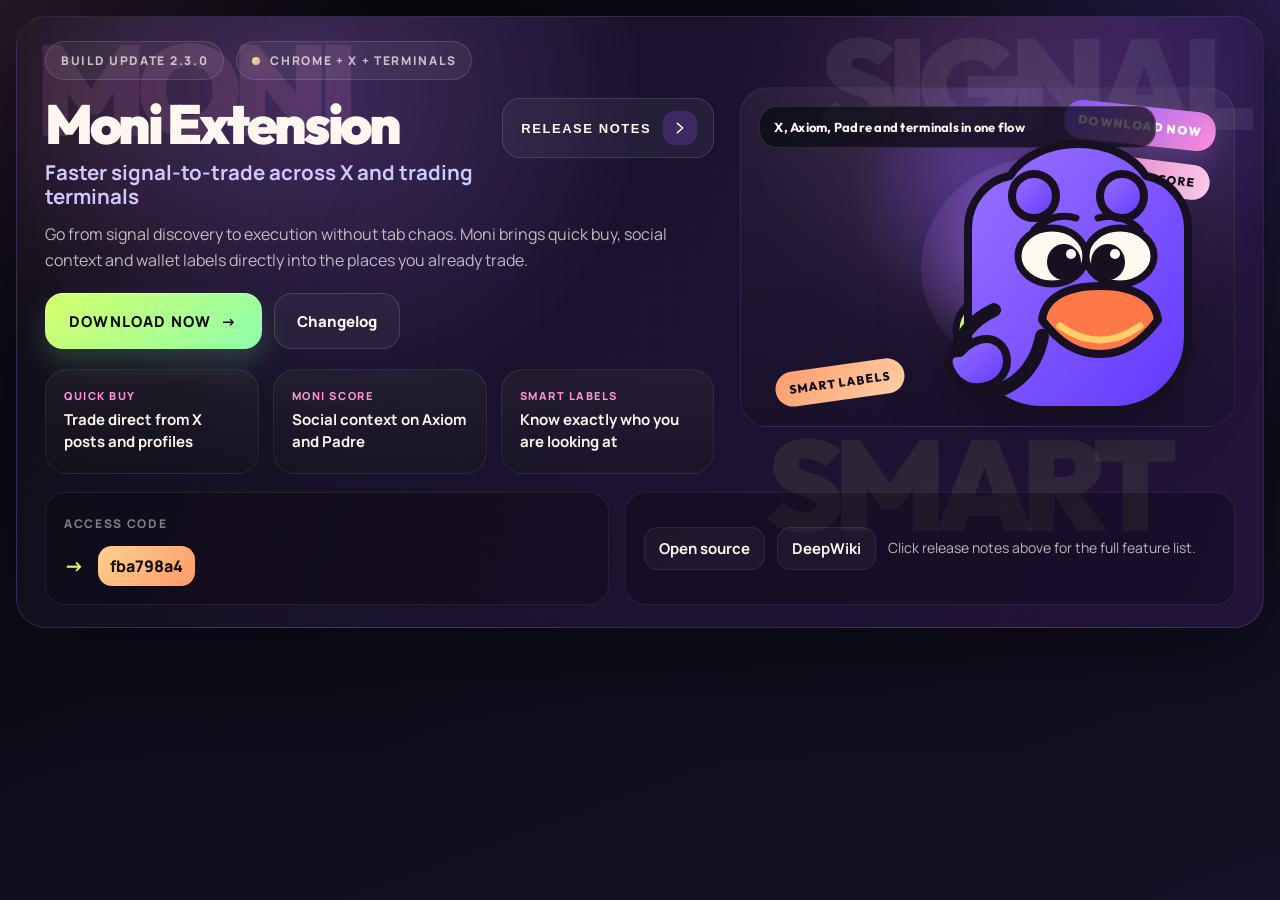
<file: index.html>
<!DOCTYPE html>
<html lang="en">
  <head>
    <meta charset="UTF-8" />
    <meta name="viewport" content="width=device-width, initial-scale=1.0" />
    <title>Moni Extension Banner</title>
    <meta
      name="description"
      content="A polished, embeddable release banner for the Moni Extension."
    />
    <link
      rel="icon"
      href="data:image/svg+xml,%3Csvg xmlns='http://www.w3.org/2000/svg' viewBox='0 0 64 64'%3E%3Cdefs%3E%3ClinearGradient id='g' x1='0' y1='0' x2='1' y2='1'%3E%3Cstop stop-color='%23f2b765'/%3E%3Cstop offset='1' stop-color='%2358d0c1'/%3E%3C/linearGradient%3E%3C/defs%3E%3Crect width='64' height='64' rx='16' fill='%23261833'/%3E%3Cpath d='M20 17h8l8 10 8-10h8L40 32l12 15h-8L36 37l-8 10h-8l12-15z' fill='url(%23g)'/%3E%3C/svg%3E"
    />
    <link rel="preconnect" href="https://fonts.googleapis.com" />
    <link rel="preconnect" href="https://fonts.gstatic.com" crossorigin />
    <link
      href="https://fonts.googleapis.com/css2?family=Outfit:wght@600;700;800;900&family=Manrope:wght@500;600;700;800&display=swap"
      rel="stylesheet"
    />
    <link rel="stylesheet" href="./styles.css" />
  </head>
  <body>
    <main class="page-shell">
      <section class="banner-card" id="banner-card">
        <div class="banner-noise"></div>
        <div class="banner-glow banner-glow-left"></div>
        <div class="banner-glow banner-glow-right"></div>
        <span class="bg-word bg-word-left">MONI</span>
        <span class="bg-word bg-word-right">SIGNAL</span>
        <span class="bg-word bg-word-bottom">SMART</span>

        <div class="banner-main">
          <div class="copy-column">
            <div class="banner-topline">
              <span class="eyebrow" id="version-chip">Build Update 2.3.0</span>
              <span class="status-pill">
                <span class="status-dot"></span>
                Chrome + X + terminals
              </span>
            </div>

            <div class="hero-headline">
              <div class="hero-copy">
                <span class="hero-title" id="banner-title">Moni Extension</span>
                <span class="hero-subtitle" id="banner-tagline">
                  Faster signal-to-trade across X and trading terminals
                </span>
              </div>

              <button class="header-toggle" id="banner-toggle" type="button" aria-expanded="false">
                <span class="toggle-copy">Release notes</span>
                <span class="chevron" aria-hidden="true">
                  <svg viewBox="0 0 24 24" focusable="false">
                    <path d="M8 5l8 7-8 7" />
                  </svg>
                </span>
              </button>
            </div>

            <p class="hero-description">
              Go from signal discovery to execution without tab chaos. Moni brings quick buy,
              social context and wallet labels directly into the places you already trade.
            </p>

            <div class="cta-row">
              <a
                class="cta-button"
                id="download-link"
                href="#"
                target="_blank"
                rel="noreferrer"
                aria-disabled="true"
              >
                <span id="download-label">Download Now</span>
                <span aria-hidden="true">&rarr;</span>
              </a>
              <a class="secondary-button" id="changelog-link" href="#" target="_blank" rel="noreferrer">
                Changelog
              </a>
            </div>

            <div class="banner-meta">
              <div class="metric-card">
                <span class="metric-label">Quick Buy</span>
                <span class="metric-value">Trade direct from X posts and profiles</span>
              </div>
              <div class="metric-card">
                <span class="metric-label">Moni Score</span>
                <span class="metric-value">Social context on Axiom and Padre</span>
              </div>
              <div class="metric-card">
                <span class="metric-label">Smart Labels</span>
                <span class="metric-value">Know exactly who you are looking at</span>
              </div>
            </div>
          </div>

          <div class="hero-stage">
            <a class="mini-sticker mini-sticker-top" data-download-mirror="true" href="https://chromewebstore.google.com/detail/moni-extension/bgooiolaoinoncegoopcmincbomphmhi" target="_blank" rel="noreferrer">
              Download now
            </a>
            <div class="signal-card">X, Axiom, Padre and terminals in one flow</div>
            <div class="float-chip float-chip-top">Moni Score</div>
            <div class="float-chip float-chip-bottom">Smart labels</div>
            <div class="mascot-frame" aria-hidden="true">
              <svg class="mascot-svg" viewBox="0 0 360 310" role="img">
                <defs>
                  <linearGradient id="bodyGradient" x1="0" y1="0" x2="1" y2="1">
                    <stop offset="0%" stop-color="#9a72ff" />
                    <stop offset="100%" stop-color="#6238ff" />
                  </linearGradient>
                  <linearGradient id="coinGradient" x1="0" y1="0" x2="1" y2="1">
                    <stop offset="0%" stop-color="#d7ff6d" />
                    <stop offset="100%" stop-color="#73e46e" />
                  </linearGradient>
                  <radialGradient id="glowGradient" cx="50%" cy="45%" r="60%">
                    <stop offset="0%" stop-color="#b779ff" stop-opacity="0.7" />
                    <stop offset="100%" stop-color="#b779ff" stop-opacity="0" />
                  </radialGradient>
                </defs>
                <ellipse cx="185" cy="160" rx="120" ry="110" fill="url(#glowGradient)" />
                <g transform="translate(60 12)">
                  <circle cx="72" cy="210" r="32" fill="url(#coinGradient)" stroke="#181022" stroke-width="7" />
                  <text x="72" y="220" text-anchor="middle" fill="#193315" font-size="20" font-family="Outfit, sans-serif" font-weight="900">M</text>
                  <path
                    d="M94 56c12-20 40-32 68-32s56 12 68 32c24 4 42 27 42 52v108c0 41-33 74-74 74H126c-41 0-74-33-74-74V108c0-25 18-48 42-52z"
                    fill="url(#bodyGradient)"
                    stroke="#171020"
                    stroke-width="8"
                    stroke-linejoin="round"
                  />
                  <circle cx="118" cy="76" r="22" fill="url(#bodyGradient)" stroke="#171020" stroke-width="8" />
                  <circle cx="206" cy="76" r="22" fill="url(#bodyGradient)" stroke="#171020" stroke-width="8" />
                  <ellipse cx="136" cy="136" rx="34" ry="28" fill="#fff9ef" stroke="#171020" stroke-width="7" />
                  <ellipse cx="204" cy="136" rx="34" ry="28" fill="#fff9ef" stroke="#171020" stroke-width="7" />
                  <ellipse cx="148" cy="142" rx="17" ry="18" fill="#171020" />
                  <ellipse cx="192" cy="142" rx="17" ry="18" fill="#171020" />
                  <circle cx="155" cy="134" r="5" fill="#ffffff" />
                  <circle cx="199" cy="134" r="5" fill="#ffffff" />
                  <path d="M118 110c14-14 30-16 42-12" fill="none" stroke="#171020" stroke-width="7" stroke-linecap="round" />
                  <path d="M182 98c12-4 28-2 42 12" fill="none" stroke="#171020" stroke-width="7" stroke-linecap="round" />
                  <path
                    d="M126 200c18 24 36 34 58 34 22 0 40-10 58-34-2-18-18-34-58-34-40 0-56 16-58 34z"
                    fill="#ff784a"
                    stroke="#171020"
                    stroke-width="8"
                    stroke-linejoin="round"
                  />
                  <path d="M144 206c14 10 28 14 40 14 12 0 26-4 40-14" fill="none" stroke="#ffcf68" stroke-width="7" stroke-linecap="round" />
                  <path
                    d="M78 190c-22 10-36 28-38 48-1 17 9 28 28 32 25 5 52-20 58-54"
                    fill="none"
                    stroke="#171020"
                    stroke-width="14"
                    stroke-linecap="round"
                  />
                  <path
                    d="M44 233c7-8 18-15 28-14 11 1 19 10 19 22 0 11-7 20-18 24-16 6-31 0-38-15-5-10-2-18 9-17z"
                    fill="url(#bodyGradient)"
                    stroke="#171020"
                    stroke-width="8"
                    stroke-linejoin="round"
                  />
                </g>
              </svg>
            </div>
          </div>
        </div>

        <div class="quickbar">
          <div class="access-card">
            <span class="access-label">Access code</span>
            <div class="access-row">
              <span class="access-arrow">&rarr;</span>
              <code id="access-code">fba798a4</code>
            </div>
          </div>

          <div class="link-stack">
            <a class="text-link" id="source-link" href="#" target="_blank" rel="noreferrer">
              Open source
            </a>
            <a class="text-link" id="docs-link" href="#" target="_blank" rel="noreferrer">
              DeepWiki
            </a>
            <span class="quiet-text">Click release notes above for the full feature list.</span>
          </div>
        </div>

        <div class="expandable-panel" id="expandable-panel" hidden>
          <div class="panel-grid">
            <div class="panel-main">
              <p class="panel-kicker">What's new in this release</p>
              <ul class="feature-list" id="feature-list">
                <li>Trade directly on X with Quick Buy from any CA you spot in posts or profiles.</li>
                <li>See social metrics on Axiom and Padre, including Moni Score and smart holder signals.</li>
                <li>Generate, share and track invite codes with a three-tier referral flow.</li>
                <li>Keep labels everywhere, including X accounts and wallet tags inside terminals.</li>
                <li>Manage presets, settings and integrations from one cleaner control surface.</li>
                <li>Ship with stability upgrades, fewer crashes and a sharper instant trade UI.</li>
              </ul>
            </div>

            <aside class="panel-side">
              <div class="note-card">
                <span class="access-label">Moni Flow</span>
                <p class="note-copy">
                  One extension for discovery, context and execution, instead of bouncing between five tabs and two terminals.
                </p>
              </div>
              <div class="note-card">
                <span class="access-label">Highlights</span>
                <p class="note-copy">
                  Quick Buy, Moni Score, smart mentions, invite codes, wallet tags and a cleaner instant trade loop.
                </p>
              </div>
            </aside>
          </div>
        </div>
      </section>
    </main>

    <script src="./script.js"></script>
  </body>
</html>
</file>
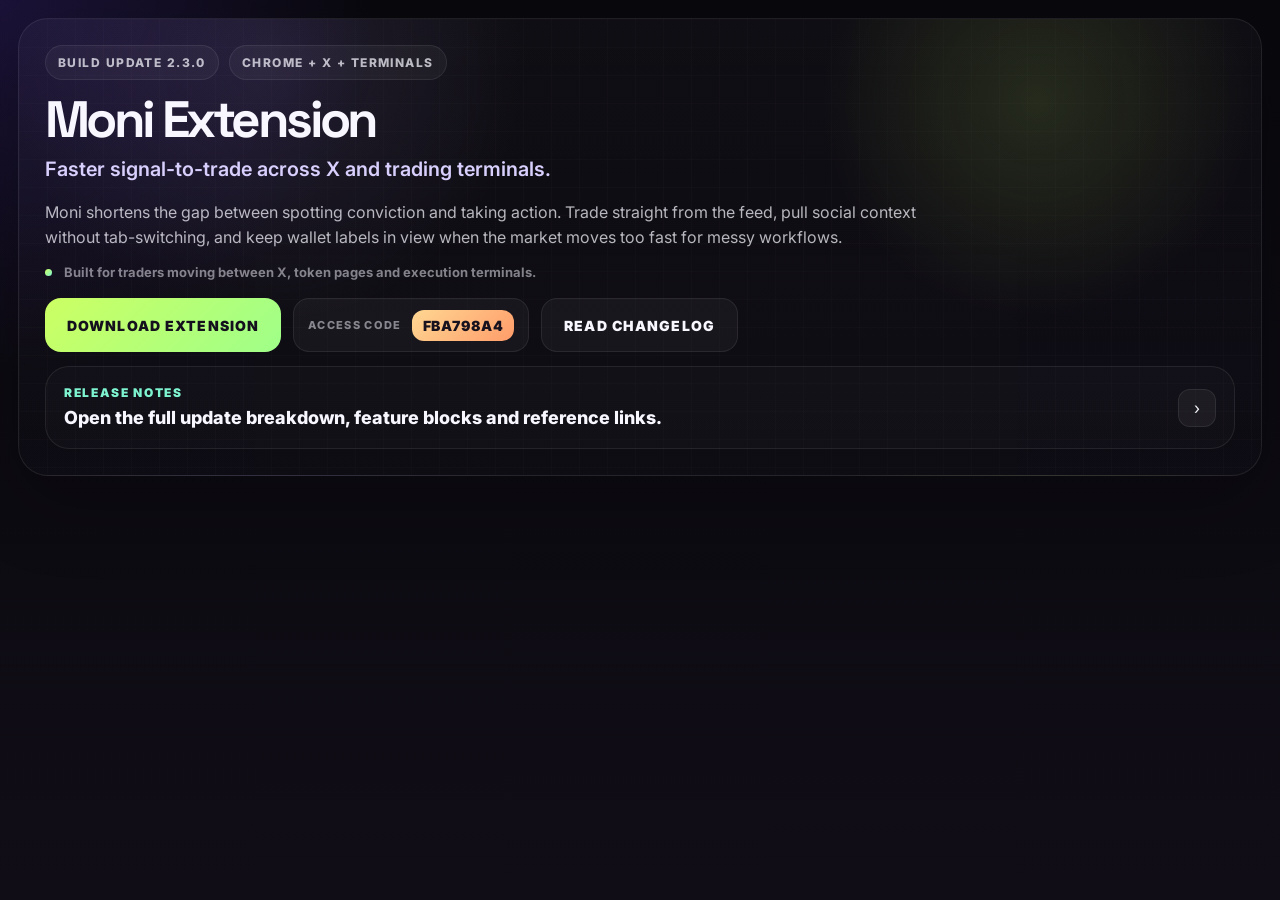
<file: banner-clean-template.html>
<!DOCTYPE html>
<html lang="en">
  <head>
    <meta charset="UTF-8" />
    <meta name="viewport" content="width=device-width, initial-scale=1.0" />
    <title>Moni Extension Banner</title>
    <link rel="preconnect" href="https://fonts.googleapis.com" />
    <link rel="preconnect" href="https://fonts.gstatic.com" crossorigin />
    <link
      href="https://fonts.googleapis.com/css2?family=Inter:wght@500;600;700;800;900&family=Space+Grotesk:wght@500;700&display=swap"
      rel="stylesheet"
    />
    <style>
      :root {
        --bg: #09080d;
        --panel: #12101a;
        --panel-2: #181520;
        --text: #f8f6ff;
        --muted: rgba(248, 246, 255, 0.72);
        --soft: rgba(248, 246, 255, 0.5);
        --line: rgba(255, 255, 255, 0.08);
        --violet: #6f44ff;
        --violet-soft: #aa8bff;
        --lime: #ccff63;
        --mint: #7ef3cf;
      }

      * {
        box-sizing: border-box;
      }

      html,
      body {
        margin: 0;
        min-height: 100%;
      }

      body {
        font-family: "Inter", sans-serif;
        color: var(--text);
        background:
          radial-gradient(circle at top left, rgba(111, 68, 255, 0.18), transparent 24%),
          linear-gradient(180deg, #09080d 0%, #100d16 100%);
      }

      .page {
        padding: 18px;
      }

      .banner {
        position: relative;
        width: min(100%, 1480px);
        margin: 0 auto;
        overflow: hidden;
        border: 1px solid var(--line);
        border-radius: 30px;
        background:
          radial-gradient(circle at 82% 18%, rgba(204, 255, 99, 0.12), transparent 20%),
          radial-gradient(circle at 20% 10%, rgba(170, 139, 255, 0.12), transparent 24%),
          linear-gradient(180deg, rgba(255, 255, 255, 0.03), rgba(255, 255, 255, 0.01));
        box-shadow: 0 24px 80px rgba(0, 0, 0, 0.24);
      }

      .banner::before {
        content: "";
        position: absolute;
        inset: 0;
        pointer-events: none;
        background-image:
          linear-gradient(rgba(255, 255, 255, 0.025) 1px, transparent 1px),
          linear-gradient(90deg, rgba(255, 255, 255, 0.025) 1px, transparent 1px);
        background-size: 28px 28px;
        opacity: 0.55;
      }

      .banner-inner {
        position: relative;
        z-index: 1;
        padding: 26px;
      }

      .content {
        min-width: 0;
      }

      .headline-bar {
        display: flex;
        align-items: center;
        gap: 16px;
        flex-wrap: wrap;
        margin-bottom: 16px;
      }

      .topline {
        display: flex;
        gap: 10px;
        flex-wrap: wrap;
      }

      .pill {
        display: inline-flex;
        align-items: center;
        padding: 9px 12px;
        border: 1px solid var(--line);
        border-radius: 999px;
        background: rgba(255, 255, 255, 0.04);
        color: var(--muted);
        font-size: 12px;
        font-weight: 800;
        letter-spacing: 0.12em;
        text-transform: uppercase;
      }

      .title {
        margin: 0;
        max-width: 980px;
        font-family: "Space Grotesk", sans-serif;
        font-size: clamp(38px, 4vw, 66px);
        line-height: 0.94;
        letter-spacing: -0.07em;
      }

      .subtitle {
        margin: 14px 0 0;
        max-width: 980px;
        color: #d8cffd;
        font-size: clamp(17px, 1.55vw, 24px);
        font-weight: 600;
        line-height: 1.18;
      }

      .description {
        max-width: 920px;
        margin: 18px 0 0;
        color: var(--muted);
        font-size: 16px;
        line-height: 1.58;
      }

      .support-line {
        display: flex;
        gap: 12px;
        flex-wrap: wrap;
        align-items: center;
        margin-top: 14px;
        color: var(--soft);
        font-size: 13px;
        font-weight: 700;
      }

      .support-dot {
        width: 7px;
        height: 7px;
        border-radius: 50%;
        background: linear-gradient(135deg, var(--lime), var(--mint));
      }

      .cta-row {
        display: flex;
        gap: 12px;
        flex-wrap: nowrap;
        align-items: center;
        margin-top: 18px;
      }

      .button-primary,
      .button-secondary,
      .access-chip {
        display: inline-flex;
        align-items: center;
        justify-content: center;
        min-height: 54px;
        padding: 0 22px;
        border-radius: 16px;
        text-decoration: none;
        font-size: 14px;
        font-weight: 900;
        letter-spacing: 0.08em;
        text-transform: uppercase;
        transition: transform 0.18s ease, opacity 0.18s ease, background 0.18s ease;
      }

      .button-primary {
        flex: 0 0 auto;
        color: #14101d;
        background: linear-gradient(135deg, var(--lime), #9fff89);
      }

      .button-secondary {
        flex: 0 0 auto;
        color: var(--text);
        border: 1px solid var(--line);
        background: rgba(255, 255, 255, 0.04);
      }

      .access-chip {
        gap: 12px;
        justify-content: space-between;
        flex: 0 0 auto;
        border: 1px solid var(--line);
        background: rgba(255, 255, 255, 0.04);
      }

      .button-primary:hover,
      .button-secondary:hover,
      .text-link:hover,
      .toggle-summary:hover {
        transform: translateY(-1px);
      }

      .access-chip {
        display: inline-flex;
        align-items: center;
        gap: 10px;
        padding: 0 14px;
        border-radius: 16px;
      }

      .access-chip-label {
        color: var(--soft);
        font-size: 11px;
        font-weight: 800;
        letter-spacing: 0.12em;
        text-transform: uppercase;
      }

      .access-chip code {
        padding: 7px 11px;
        border-radius: 12px;
        background: linear-gradient(135deg, #ffd792, #ff9c6a);
        color: #18121e;
        font-family: inherit;
        font-size: 14px;
        font-weight: 900;
        letter-spacing: 0.04em;
      }

      .toggle-block {
        margin-top: 14px;
      }

      .toggle {
        border: 1px solid var(--line);
        border-radius: 24px;
        background: rgba(255, 255, 255, 0.02);
      }

      .toggle[open] {
        background: rgba(255, 255, 255, 0.025);
      }

      .toggle-summary {
        display: flex;
        align-items: center;
        justify-content: space-between;
        gap: 14px;
        list-style: none;
        cursor: pointer;
        padding: 18px 18px;
      }

      .toggle-summary::-webkit-details-marker {
        display: none;
      }

      .toggle-summary-text {
        display: grid;
        gap: 6px;
      }

      .toggle-summary-label {
        color: var(--mint);
        font-size: 12px;
        font-weight: 900;
        letter-spacing: 0.14em;
        text-transform: uppercase;
      }

      .toggle-summary-title {
        font-size: 18px;
        font-weight: 800;
        line-height: 1.35;
      }

      .toggle-icon {
        flex: 0 0 auto;
        width: 38px;
        height: 38px;
        display: inline-flex;
        align-items: center;
        justify-content: center;
        border-radius: 12px;
        background: rgba(255, 255, 255, 0.05);
        border: 1px solid var(--line);
        transition: transform 0.18s ease;
      }

      .toggle[open] .toggle-icon {
        transform: rotate(90deg);
      }

      .toggle-panel {
        padding: 0 18px 18px;
      }

      .meta-grid {
        display: grid;
        grid-template-columns: repeat(3, minmax(0, 1fr));
        gap: 12px;
      }

      .meta-card {
        padding: 16px;
        border: 1px solid var(--line);
        border-radius: 20px;
        background: rgba(255, 255, 255, 0.03);
      }

      .meta-label {
        display: block;
        color: var(--violet-soft);
        font-size: 11px;
        font-weight: 800;
        letter-spacing: 0.14em;
        text-transform: uppercase;
      }

      .meta-value {
        display: block;
        margin-top: 8px;
        font-size: 18px;
        font-weight: 700;
        line-height: 1.32;
      }

      .detail-grid {
        display: grid;
        grid-template-columns: minmax(0, 1.05fr) minmax(0, 0.95fr);
        gap: 14px;
        margin-top: 14px;
      }

      .detail-card {
        padding: 18px;
        border: 1px solid var(--line);
        border-radius: 22px;
        background:
          linear-gradient(180deg, rgba(255, 255, 255, 0.03), rgba(255, 255, 255, 0.015)),
          rgba(12, 10, 18, 0.48);
      }

      .detail-card h3 {
        margin: 0 0 10px;
        font-size: 13px;
        font-weight: 900;
        letter-spacing: 0.12em;
        text-transform: uppercase;
        color: var(--mint);
      }

      .detail-card p {
        margin: 0;
        color: var(--muted);
        font-size: 15px;
        line-height: 1.65;
      }

      .feature-list {
        margin: 0;
        padding: 0;
        list-style: none;
        display: grid;
        gap: 12px;
      }

      .feature-list li {
        position: relative;
        padding-left: 18px;
        color: var(--muted);
        font-size: 15px;
        line-height: 1.55;
      }

      .feature-list li::before {
        content: "";
        position: absolute;
        left: 0;
        top: 9px;
        width: 8px;
        height: 8px;
        border-radius: 999px;
        background: linear-gradient(135deg, var(--lime), var(--mint));
      }

      .links-card {
        display: grid;
        gap: 10px;
      }

      .text-link {
        display: flex;
        align-items: center;
        justify-content: space-between;
        gap: 12px;
        padding: 13px 14px;
        border: 1px solid var(--line);
        border-radius: 16px;
        background: rgba(255, 255, 255, 0.035);
        color: var(--text);
        text-decoration: none;
        font-size: 14px;
        font-weight: 700;
        transition: transform 0.18s ease, background 0.18s ease;
      }

      .text-link small {
        color: var(--soft);
        font-size: 12px;
        font-weight: 700;
      }

      @media (max-width: 1100px) {
        .meta-grid,
        .detail-grid {
          grid-template-columns: 1fr;
        }

        .cta-row {
          flex-wrap: wrap;
        }
      }

      @media (max-width: 700px) {
        .page {
          padding: 12px;
        }

        .banner-inner {
          padding: 18px;
        }

        .title {
          font-size: 36px;
        }

        .subtitle {
          font-size: 18px;
        }

        .description,
        .detail-card p,
        .feature-list li {
          font-size: 14px;
        }

        .cta-row {
          display: grid;
        }

        .button-primary,
        .button-secondary,
        .access-chip {
          width: 100%;
        }

        .toggle-summary-title {
          font-size: 16px;
        }
      }
    </style>
  </head>
  <body>
    <main class="page">
      <section class="banner">
        <div class="banner-inner">
          <div class="content">
            <div class="headline-bar">
              <div class="topline">
                <span class="pill">Build Update 2.3.0</span>
                <span class="pill">Chrome + X + terminals</span>
              </div>
            </div>

            <h1 class="title">Moni Extension</h1>
            <p class="subtitle">Faster signal-to-trade across X and trading terminals.</p>

            <p class="description">
              Moni shortens the gap between spotting conviction and taking action. Trade straight
              from the feed, pull social context without tab-switching, and keep wallet labels in
              view when the market moves too fast for messy workflows.
            </p>

            <div class="support-line">
              <span class="support-dot"></span>
              <span>Built for traders moving between X, token pages and execution terminals.</span>
            </div>

            <div class="cta-row">
              <a
                class="button-primary"
                href="https://chromewebstore.google.com/detail/moni-extension/bgooiolaoinoncegoopcmincbomphmhi"
                target="_blank"
                rel="noreferrer"
              >
                Download extension
              </a>
              <div class="access-chip">
                <span class="access-chip-label">Access code</span>
                <code>fba798a4</code>
              </div>
              <a
                class="button-secondary"
                href="https://getmoni.io/changelog"
                target="_blank"
                rel="noreferrer"
              >
                Read changelog
              </a>
            </div>

            <div class="toggle-block">
              <details class="toggle">
                <summary class="toggle-summary">
                  <span class="toggle-summary-text">
                    <span class="toggle-summary-label">Release notes</span>
                    <span class="toggle-summary-title">
                      Open the full update breakdown, feature blocks and reference links.
                    </span>
                  </span>
                  <span class="toggle-icon">›</span>
                </summary>

                <div class="toggle-panel">
                  <div class="meta-grid">
                    <div class="meta-card">
                      <span class="meta-label">Quick Buy</span>
                      <span class="meta-value">
                        Trade directly from X posts, profiles and fast-moving signal flow.
                      </span>
                    </div>
                    <div class="meta-card">
                      <span class="meta-label">Moni Score</span>
                      <span class="meta-value">
                        See stronger context on Axiom and Padre before you commit capital.
                      </span>
                    </div>
                    <div class="meta-card">
                      <span class="meta-label">Smart Labels</span>
                      <span class="meta-value">
                        Keep wallet and account identity visible across terminals and pages.
                      </span>
                    </div>
                  </div>

                  <div class="detail-grid">
                    <div class="detail-card">
                      <h3>Why it matters</h3>
                      <p>
                        The extension is built for people already trading off public signals who want
                        less friction between discovery and execution. The value is not just speed,
                        but keeping the right context visible at the exact moment you decide whether
                        to enter or pass.
                      </p>
                    </div>

                    <div class="detail-card">
                      <h3>What changed</h3>
                      <ul class="feature-list">
                        <li>Direct trading on X with Quick Buy.</li>
                        <li>Moni Score and smart social metrics on token pages.</li>
                        <li>Cleaner presets, settings and invite-code flow.</li>
                        <li>Fewer crashes and a sharper instant trade UI.</li>
                      </ul>
                    </div>

                    <div class="detail-card links-card">
                      <h3>Links</h3>
                      <a
                        class="text-link"
                        href="https://chromewebstore.google.com/detail/moni-extension/bgooiolaoinoncegoopcmincbomphmhi"
                        target="_blank"
                        rel="noreferrer"
                      >
                        <span>Download</span>
                        <small>Chrome Web Store</small>
                      </a>
                      <a
                        class="text-link"
                        href="https://getmoni.io/changelog"
                        target="_blank"
                        rel="noreferrer"
                      >
                        <span>Changelog</span>
                        <small>Release updates</small>
                      </a>
                      <a
                        class="text-link"
                        href="https://github.com/Moni-Labs/Moni-Extension"
                        target="_blank"
                        rel="noreferrer"
                      >
                        <span>Open source</span>
                        <small>GitHub repository</small>
                      </a>
                      <a
                        class="text-link"
                        href="https://deepwiki.com/Moni-Labs/Moni-Extension"
                        target="_blank"
                        rel="noreferrer"
                      >
                        <span>DeepWiki</span>
                        <small>Docs and context</small>
                      </a>
                    </div>

                    <div class="detail-card">
                      <h3>Rollout note</h3>
                      <p>
                        If this banner is for an invite-only phase, replace this block with referral
                        logic, a code explainer or a more specific onboarding CTA.
                      </p>
                    </div>
                  </div>
                </div>
              </details>
            </div>
          </div>
        </div>
      </section>
    </main>
  </body>
</html>
</file>
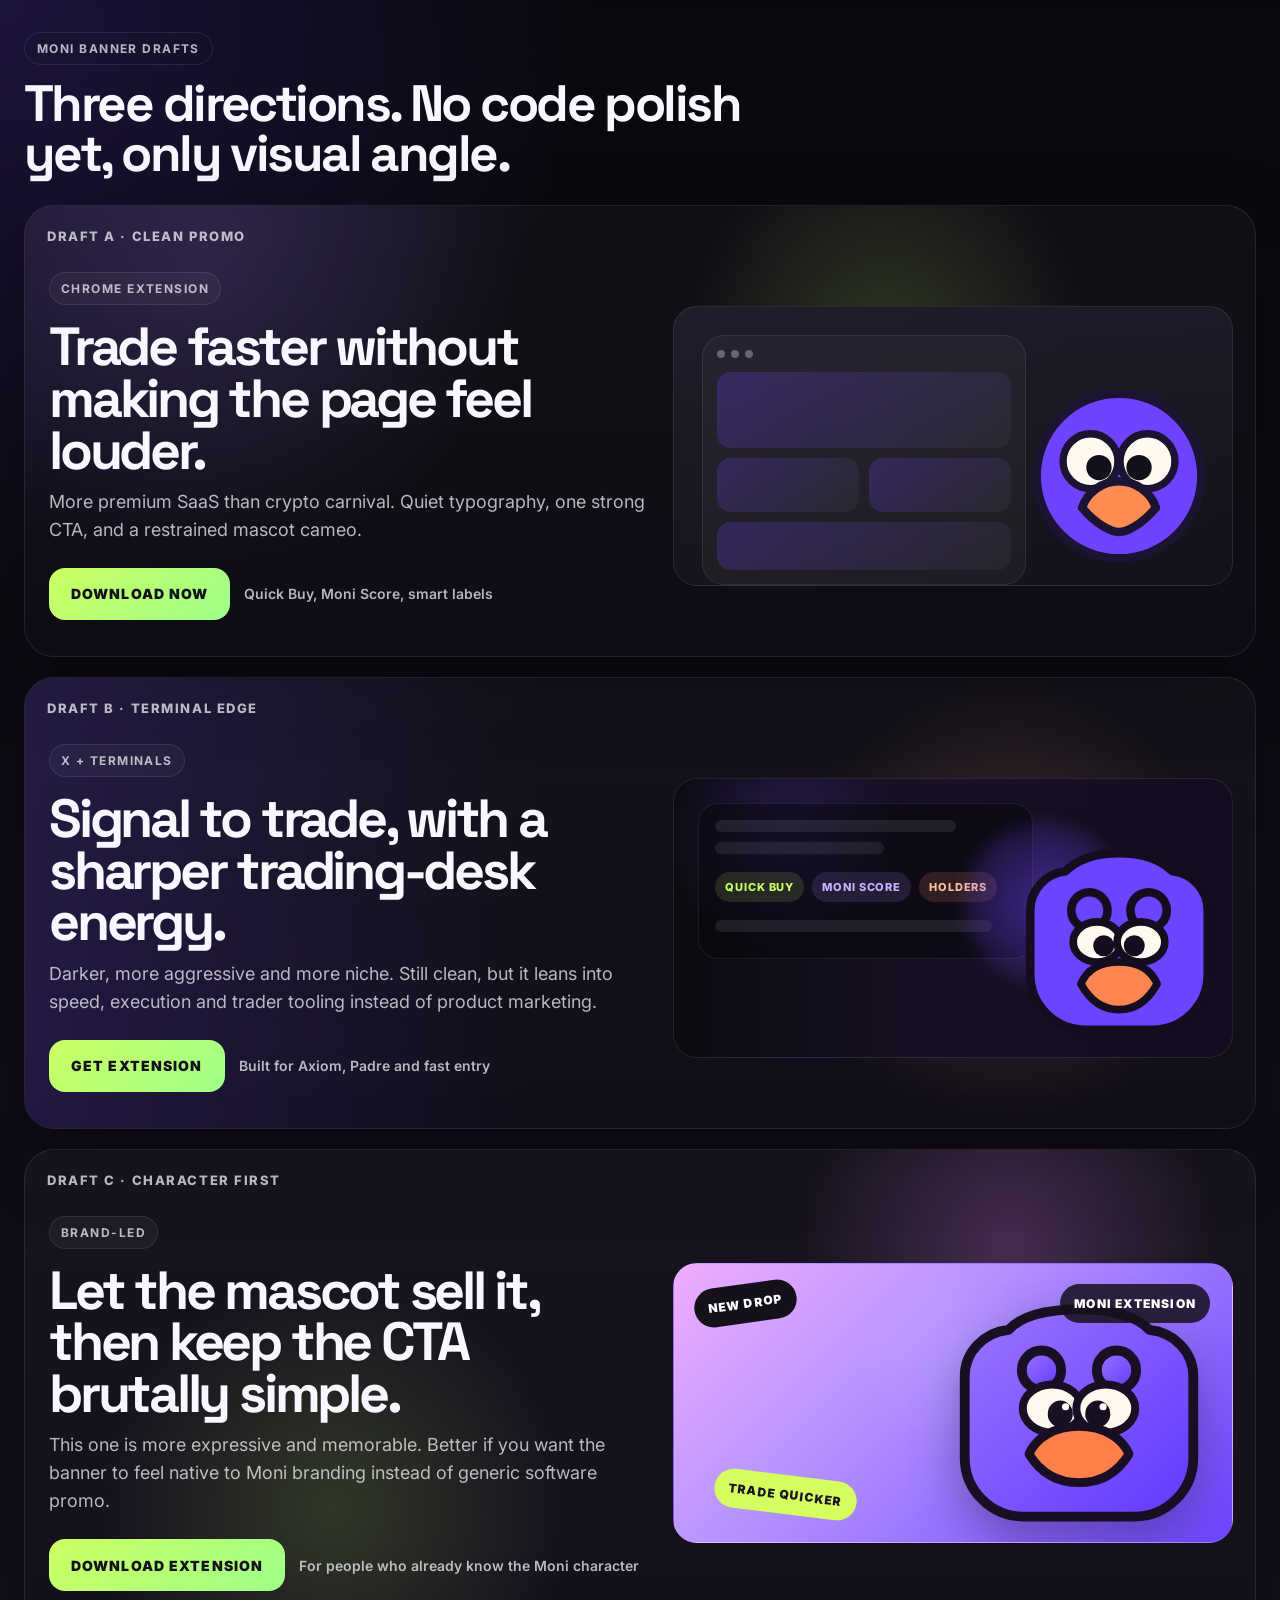
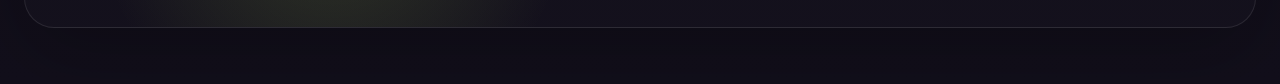
<file: drafts.html>
<!DOCTYPE html>
<html lang="en">
  <head>
    <meta charset="UTF-8" />
    <meta name="viewport" content="width=device-width, initial-scale=1.0" />
    <title>Moni Banner Drafts</title>
    <link rel="preconnect" href="https://fonts.googleapis.com" />
    <link rel="preconnect" href="https://fonts.gstatic.com" crossorigin />
    <link
      href="https://fonts.googleapis.com/css2?family=Inter:wght@500;600;700;800;900&family=Space+Grotesk:wght@500;700&display=swap"
      rel="stylesheet"
    />
    <link rel="stylesheet" href="./drafts.css" />
  </head>
  <body>
    <main class="gallery">
      <header class="gallery-header">
        <span class="gallery-kicker">Moni Banner Drafts</span>
        <h1>Three directions. No code polish yet, only visual angle.</h1>
      </header>

      <section class="draft draft-clean">
        <div class="draft-label">Draft A · Clean Promo</div>
        <div class="draft-grid">
          <div class="draft-copy">
            <span class="pill">Chrome extension</span>
            <h2>Trade faster without making the page feel louder.</h2>
            <p>
              More premium SaaS than crypto carnival. Quiet typography, one strong CTA, and a
              restrained mascot cameo.
            </p>
            <div class="action-row">
              <a href="#">Download now</a>
              <span>Quick Buy, Moni Score, smart labels</span>
            </div>
          </div>

          <div class="draft-stage stage-clean">
            <div class="ui-window">
              <div class="ui-topbar">
                <span></span><span></span><span></span>
              </div>
              <div class="ui-card big"></div>
              <div class="ui-row">
                <div class="ui-card small"></div>
                <div class="ui-card small"></div>
              </div>
              <div class="ui-card wide"></div>
            </div>
            <div class="mini-mascot mini-mascot-clean" aria-hidden="true">
              <svg viewBox="0 0 180 180">
                <circle cx="90" cy="90" r="78" fill="#6d43ff" stroke="#1b1332" stroke-width="8" />
                <circle cx="63" cy="76" r="26" fill="#fff9ef" stroke="#1b1332" stroke-width="7" />
                <circle cx="117" cy="76" r="26" fill="#fff9ef" stroke="#1b1332" stroke-width="7" />
                <circle cx="71" cy="82" r="12" fill="#121019" />
                <circle cx="109" cy="82" r="12" fill="#121019" />
                <path d="M55 120c13 16 28 23 35 23s22-7 35-23c-5-15-20-25-35-25s-30 10-35 25z" fill="#ff8c53" stroke="#1b1332" stroke-width="8" stroke-linejoin="round" />
              </svg>
            </div>
          </div>
        </div>
      </section>

      <section class="draft draft-terminal">
        <div class="draft-label">Draft B · Terminal Edge</div>
        <div class="draft-grid">
          <div class="draft-copy">
            <span class="pill">X + terminals</span>
            <h2>Signal to trade, with a sharper trading-desk energy.</h2>
            <p>
              Darker, more aggressive and more niche. Still clean, but it leans into speed,
              execution and trader tooling instead of product marketing.
            </p>
            <div class="action-row">
              <a href="#">Get extension</a>
              <span>Built for Axiom, Padre and fast entry</span>
            </div>
          </div>

          <div class="draft-stage stage-terminal">
            <div class="terminal-panel">
              <div class="terminal-line w-80"></div>
              <div class="terminal-line w-56"></div>
              <div class="terminal-box">
                <div class="tag green">quick buy</div>
                <div class="tag violet">moni score</div>
                <div class="tag orange">holders</div>
              </div>
              <div class="terminal-line w-92"></div>
            </div>
            <div class="terminal-orb"></div>
            <div class="mini-mascot mini-mascot-terminal" aria-hidden="true">
              <svg viewBox="0 0 220 220">
                <path d="M54 38c12-12 31-19 56-19 25 0 44 7 56 19 21 2 37 20 37 41v67c0 32-26 58-58 58H75c-32 0-58-26-58-58V79c0-21 16-39 37-41z" fill="#6a44ff" stroke="#130d1f" stroke-width="9" stroke-linejoin="round" />
                <circle cx="79" cy="79" r="19" fill="#6a44ff" stroke="#130d1f" stroke-width="9" />
                <circle cx="141" cy="79" r="19" fill="#6a44ff" stroke="#130d1f" stroke-width="9" />
                <ellipse cx="87" cy="112" rx="25" ry="21" fill="#fff9ef" stroke="#130d1f" stroke-width="8" />
                <ellipse cx="133" cy="112" rx="25" ry="21" fill="#fff9ef" stroke="#130d1f" stroke-width="8" />
                <circle cx="94" cy="116" r="11" fill="#130d1f" />
                <circle cx="126" cy="116" r="11" fill="#130d1f" />
                <path d="M70 156c10 18 23 27 40 27s30-9 40-27c-6-14-19-23-40-23s-34 9-40 23z" fill="#ff8451" stroke="#130d1f" stroke-width="8" stroke-linejoin="round" />
              </svg>
            </div>
          </div>
        </div>
      </section>

      <section class="draft draft-character">
        <div class="draft-label">Draft C · Character First</div>
        <div class="draft-grid">
          <div class="draft-copy">
            <span class="pill">Brand-led</span>
            <h2>Let the mascot sell it, then keep the CTA brutally simple.</h2>
            <p>
              This one is more expressive and memorable. Better if you want the banner to feel
              native to Moni branding instead of generic software promo.
            </p>
            <div class="action-row">
              <a href="#">Download extension</a>
              <span>For people who already know the Moni character</span>
            </div>
          </div>

          <div class="draft-stage stage-character">
            <div class="sticker sticker-top">NEW DROP</div>
            <div class="sticker sticker-bottom">TRADE QUICKER</div>
            <div class="hero-mascot" aria-hidden="true">
              <svg viewBox="0 0 280 280">
                <defs>
                  <linearGradient id="heroBody" x1="0" y1="0" x2="1" y2="1">
                    <stop offset="0%" stop-color="#9b74ff" />
                    <stop offset="100%" stop-color="#6138ff" />
                  </linearGradient>
                </defs>
                <path d="M61 47c14-15 38-23 79-23s65 8 79 23c28 3 49 25 49 52v91c0 36-29 66-66 66H78c-37 0-66-30-66-66V99c0-27 21-49 49-52z" fill="url(#heroBody)" stroke="#180f25" stroke-width="11" stroke-linejoin="round" />
                <circle cx="98" cy="92" r="22" fill="url(#heroBody)" stroke="#180f25" stroke-width="11" />
                <circle cx="182" cy="92" r="22" fill="url(#heroBody)" stroke="#180f25" stroke-width="11" />
                <ellipse cx="110" cy="135" rx="33" ry="27" fill="#fff8ef" stroke="#180f25" stroke-width="9" />
                <ellipse cx="170" cy="135" rx="33" ry="27" fill="#fff8ef" stroke="#180f25" stroke-width="9" />
                <ellipse cx="119" cy="141" rx="14" ry="15" fill="#180f25" />
                <ellipse cx="161" cy="141" rx="14" ry="15" fill="#180f25" />
                <circle cx="125" cy="133" r="4" fill="#fff" />
                <circle cx="167" cy="133" r="4" fill="#fff" />
                <path d="M84 186c13 21 31 32 56 32s43-11 56-32c-8-18-28-31-56-31s-48 13-56 31z" fill="#ff7f4a" stroke="#180f25" stroke-width="10" stroke-linejoin="round" />
              </svg>
            </div>
            <div class="character-badge">Moni Extension</div>
          </div>
        </div>
      </section>
    </main>
  </body>
</html>
</file>
<file: styles.css>
:root {
  --bg: #08070d;
  --bg-2: #161126;
  --card-border: rgba(255, 255, 255, 0.11);
  --text: #fff7f0;
  --muted: rgba(255, 247, 240, 0.72);
  --soft: rgba(255, 247, 240, 0.48);
  --violet: #8457ff;
  --violet-2: #b376ff;
  --lime: #d5ff6c;
  --orange: #ff9c6d;
  --pink: #ff90d8;
  --black: #0c0b11;
  --shadow: 0 26px 90px rgba(0, 0, 0, 0.42);
  --radius: 30px;
}

* {
  box-sizing: border-box;
}

html,
body {
  margin: 0;
  min-height: 100%;
}

body {
  font-family: "Manrope", sans-serif;
  color: var(--text);
  background:
    radial-gradient(circle at top left, rgba(255, 144, 216, 0.12), transparent 24%),
    radial-gradient(circle at top right, rgba(133, 87, 255, 0.22), transparent 28%),
    linear-gradient(160deg, var(--bg) 0%, var(--bg-2) 100%);
}

.page-shell {
  padding: 16px;
}

.banner-card {
  position: relative;
  width: min(100%, 1520px);
  margin: 0 auto;
  overflow: clip;
  border: 1px solid var(--card-border);
  border-radius: var(--radius);
  background:
    radial-gradient(circle at 24% 12%, rgba(179, 118, 255, 0.26), transparent 30%),
    radial-gradient(circle at 80% 16%, rgba(255, 144, 216, 0.16), transparent 24%),
    linear-gradient(110deg, #0f0d15 0%, #19122b 36%, #23143b 100%);
  box-shadow: var(--shadow);
}

.banner-noise {
  position: absolute;
  inset: 0;
  opacity: 0.18;
  pointer-events: none;
  background-image:
    linear-gradient(rgba(255, 255, 255, 0.04) 1px, transparent 1px),
    linear-gradient(90deg, rgba(255, 255, 255, 0.04) 1px, transparent 1px);
  background-size: 26px 26px;
}

.banner-glow {
  position: absolute;
  inset: auto;
  width: 360px;
  height: 360px;
  border-radius: 50%;
  filter: blur(90px);
  pointer-events: none;
  opacity: 0.44;
}

.banner-glow-left {
  top: -120px;
  left: -120px;
  background: rgba(255, 144, 216, 0.22);
}

.banner-glow-right {
  top: -150px;
  right: -80px;
  background: rgba(133, 87, 255, 0.34);
}

.bg-word,
.banner-main,
.quickbar,
.expandable-panel {
  position: relative;
  z-index: 1;
}

.bg-word {
  position: absolute;
  font-family: "Outfit", sans-serif;
  font-size: clamp(68px, 10vw, 164px);
  font-weight: 900;
  line-height: 0.9;
  letter-spacing: -0.08em;
  color: rgba(255, 144, 216, 0.12);
  user-select: none;
  pointer-events: none;
}

.bg-word-left {
  top: 14px;
  left: 18px;
}

.bg-word-right {
  top: 8px;
  right: 18px;
  color: rgba(255, 255, 255, 0.07);
}

.bg-word-bottom {
  right: 96px;
  bottom: 86px;
  color: rgba(213, 255, 108, 0.08);
}

.banner-main {
  display: grid;
  grid-template-columns: minmax(0, 1.15fr) minmax(320px, 0.85fr);
  gap: 26px;
  padding: 24px 28px 18px;
  align-items: center;
}

.copy-column {
  min-width: 0;
}

.banner-topline {
  display: flex;
  gap: 12px;
  flex-wrap: wrap;
  margin-bottom: 18px;
}

.eyebrow,
.status-pill {
  display: inline-flex;
  align-items: center;
  gap: 10px;
  padding: 10px 15px;
  border-radius: 999px;
  font-size: 12px;
  font-weight: 800;
  letter-spacing: 0.14em;
  text-transform: uppercase;
  color: var(--muted);
  border: 1px solid rgba(255, 255, 255, 0.12);
  background: rgba(255, 255, 255, 0.06);
}

.status-dot {
  width: 8px;
  height: 8px;
  border-radius: 50%;
  background: linear-gradient(135deg, var(--lime), var(--pink));
  box-shadow: 0 0 16px rgba(213, 255, 108, 0.45);
}

.hero-headline {
  display: grid;
  grid-template-columns: minmax(0, 1fr) auto;
  gap: 18px;
  align-items: start;
  margin-bottom: 14px;
}

.hero-copy {
  display: flex;
  flex-direction: column;
  gap: 10px;
  min-width: 0;
}

.hero-title {
  font-family: "Outfit", sans-serif;
  font-size: clamp(38px, 4.3vw, 74px);
  font-weight: 900;
  line-height: 0.94;
  letter-spacing: -0.06em;
}

.hero-subtitle {
  max-width: 680px;
  color: #cfc8ff;
  font-size: clamp(16px, 1.6vw, 28px);
  font-weight: 700;
  line-height: 1.18;
}

.hero-description {
  max-width: 640px;
  margin: 0 0 20px;
  color: var(--muted);
  font-size: 16px;
  line-height: 1.6;
}

.header-toggle {
  display: inline-flex;
  align-items: center;
  gap: 12px;
  padding: 12px 16px 12px 18px;
  border: 1px solid rgba(255, 255, 255, 0.12);
  border-radius: 18px;
  color: inherit;
  background: rgba(255, 255, 255, 0.05);
  cursor: pointer;
  transition: transform 180ms ease, background 180ms ease, border-color 180ms ease;
}

.toggle-copy {
  font-size: 13px;
  font-weight: 800;
  letter-spacing: 0.12em;
  text-transform: uppercase;
}

.chevron {
  display: inline-flex;
  align-items: center;
  justify-content: center;
  width: 34px;
  height: 34px;
  border-radius: 12px;
  background: rgba(133, 87, 255, 0.22);
  transition: transform 180ms ease, background 180ms ease;
}

.chevron svg {
  width: 16px;
  height: 16px;
  stroke: #ffffff;
  stroke-linecap: round;
  stroke-linejoin: round;
  stroke-width: 2.2;
  fill: none;
}

.banner-card[data-open="true"] .header-toggle {
  background: rgba(133, 87, 255, 0.12);
  border-color: rgba(179, 118, 255, 0.34);
}

.banner-card[data-open="true"] .chevron {
  transform: rotate(90deg);
  background: linear-gradient(135deg, var(--violet-2), var(--pink));
}

.cta-row {
  display: flex;
  gap: 12px;
  align-items: center;
  flex-wrap: wrap;
  margin-bottom: 20px;
}

.cta-button {
  display: inline-flex;
  align-items: center;
  justify-content: center;
  gap: 10px;
  min-height: 56px;
  padding: 0 24px;
  border-radius: 18px;
  font-size: 15px;
  font-weight: 800;
  letter-spacing: 0.08em;
  text-transform: uppercase;
  text-decoration: none;
  color: #0f0d15;
  background: linear-gradient(135deg, var(--lime) 0%, #8fffaa 100%);
  box-shadow:
    inset 0 1px 0 rgba(255, 255, 255, 0.34),
    0 14px 28px rgba(141, 255, 170, 0.18);
  transition: transform 180ms ease, box-shadow 180ms ease, opacity 180ms ease;
}

.cta-button:hover {
  transform: translateY(-1px);
  box-shadow:
    inset 0 1px 0 rgba(255, 255, 255, 0.34),
    0 18px 34px rgba(141, 255, 170, 0.24);
}

.cta-button[aria-disabled="true"] {
  opacity: 0.55;
  pointer-events: none;
}

.secondary-button {
  display: inline-flex;
  align-items: center;
  justify-content: center;
  min-height: 56px;
  padding: 0 22px;
  border-radius: 18px;
  border: 1px solid rgba(255, 255, 255, 0.14);
  background: rgba(255, 255, 255, 0.04);
  color: var(--text);
  text-decoration: none;
  font-size: 15px;
  font-weight: 800;
}

.banner-meta {
  display: grid;
  grid-template-columns: repeat(3, minmax(0, 1fr));
  gap: 14px;
}

.metric-card {
  display: grid;
  gap: 6px;
  padding: 18px 18px 20px;
  border: 1px solid rgba(255, 255, 255, 0.08);
  border-radius: 22px;
  background:
    linear-gradient(180deg, rgba(255, 255, 255, 0.06), rgba(255, 255, 255, 0.02)),
    rgba(0, 0, 0, 0.18);
}

.metric-label {
  color: var(--pink);
  font-size: 11px;
  font-weight: 800;
  letter-spacing: 0.14em;
  text-transform: uppercase;
}

.metric-value {
  font-size: 15px;
  font-weight: 700;
  line-height: 1.45;
}

.hero-stage {
  position: relative;
  min-height: 340px;
  border-radius: 28px;
  border: 1px solid rgba(255, 255, 255, 0.08);
  background:
    radial-gradient(circle at 50% 30%, rgba(133, 87, 255, 0.42), transparent 40%),
    linear-gradient(180deg, rgba(255, 255, 255, 0.05), rgba(0, 0, 0, 0.14));
}

.mascot-frame {
  position: absolute;
  right: 18px;
  bottom: 8px;
  width: min(100%, 360px);
}

.mascot-svg {
  display: block;
  width: 100%;
  height: auto;
  filter: drop-shadow(0 14px 34px rgba(0, 0, 0, 0.24));
}

.signal-card,
.float-chip,
.mini-sticker {
  position: absolute;
  border-radius: 18px;
  font-family: "Outfit", sans-serif;
}

.signal-card {
  top: 18px;
  left: 18px;
  right: 78px;
  padding: 12px 14px;
  border: 1px solid rgba(255, 255, 255, 0.12);
  background: rgba(11, 10, 18, 0.72);
  font-size: 13px;
  font-weight: 700;
  letter-spacing: 0.02em;
}

.float-chip {
  padding: 10px 14px;
  font-size: 12px;
  font-weight: 800;
  letter-spacing: 0.08em;
  text-transform: uppercase;
  color: #0f0d15;
}

.float-chip-top {
  top: 72px;
  right: 24px;
  background: linear-gradient(135deg, var(--pink), #ffd6f2);
  transform: rotate(7deg);
}

.float-chip-bottom {
  left: 34px;
  bottom: 26px;
  background: linear-gradient(135deg, var(--orange), #ffd0a5);
  transform: rotate(-8deg);
}

.mini-sticker {
  top: 18px;
  right: 18px;
  padding: 12px 14px;
  background: linear-gradient(135deg, var(--violet), var(--pink));
  color: white;
  text-decoration: none;
  font-size: 12px;
  font-weight: 900;
  letter-spacing: 0.12em;
  text-transform: uppercase;
  transform: rotate(6deg);
  box-shadow: 0 12px 28px rgba(179, 118, 255, 0.26);
}

.quickbar {
  display: grid;
  grid-template-columns: minmax(260px, 0.48fr) minmax(0, 0.52fr);
  gap: 16px;
  padding: 0 28px 22px;
}

.expandable-panel {
  padding: 0 28px 28px;
}

.panel-grid {
  display: grid;
  grid-template-columns: minmax(0, 1.2fr) minmax(260px, 0.8fr);
  gap: 18px;
  padding: 24px;
  border: 1px solid rgba(255, 255, 255, 0.1);
  border-radius: 24px;
  background:
    linear-gradient(180deg, rgba(255, 255, 255, 0.05), rgba(255, 255, 255, 0.02)),
    rgba(0, 0, 0, 0.18);
}

.panel-kicker {
  margin: 0 0 16px;
  color: var(--lime);
  font-size: 13px;
  font-weight: 800;
  letter-spacing: 0.14em;
  text-transform: uppercase;
}

.feature-list {
  margin: 0;
  padding: 0;
  list-style: none;
  display: grid;
  gap: 14px;
}

.feature-list li {
  position: relative;
  padding-left: 24px;
  color: var(--text);
  font-size: 16px;
  line-height: 1.6;
}

.feature-list li::before {
  content: "";
  position: absolute;
  top: 11px;
  left: 0;
  width: 10px;
  height: 10px;
  border-radius: 999px;
  background: linear-gradient(135deg, var(--lime), var(--pink));
  box-shadow: 0 0 16px rgba(213, 255, 108, 0.24);
}

.panel-side {
  display: grid;
  gap: 16px;
  align-content: start;
}

.access-card,
.link-stack,
.note-card {
  padding: 18px;
  border: 1px solid rgba(255, 255, 255, 0.08);
  border-radius: 20px;
  background: rgba(12, 8, 18, 0.36);
}

.access-label {
  display: inline-block;
  margin-bottom: 14px;
  color: var(--soft);
  font-size: 12px;
  font-weight: 800;
  letter-spacing: 0.14em;
  text-transform: uppercase;
}

.access-row {
  display: flex;
  align-items: center;
  gap: 14px;
  font-size: 18px;
  font-weight: 800;
}

.access-arrow {
  color: var(--lime);
  font-size: 20px;
}

.access-row code {
  padding: 9px 12px;
  border-radius: 14px;
  font-family: "Manrope", sans-serif;
  font-size: 16px;
  color: #111015;
  background: linear-gradient(135deg, #ffd28d, #ff9a68);
}

.link-stack {
  display: flex;
  flex-wrap: wrap;
  gap: 12px;
  align-items: center;
}

.text-link {
  color: var(--text);
  text-decoration: none;
  font-size: 15px;
  font-weight: 700;
  padding: 10px 14px;
  border-radius: 14px;
  border: 1px solid rgba(255, 255, 255, 0.08);
  background: rgba(255, 255, 255, 0.04);
}

.text-link[aria-disabled="true"] {
  color: var(--soft);
  pointer-events: none;
}

.quiet-text,
.note-copy {
  color: var(--muted);
  font-size: 14px;
  line-height: 1.55;
}

.note-copy {
  margin: 0;
}

@media (max-width: 1040px) {
  .banner-main,
  .quickbar,
  .banner-meta,
  .panel-grid {
    grid-template-columns: 1fr;
  }

  .hero-stage {
    min-height: 300px;
  }

  .mascot-frame {
    margin: 0 auto;
    width: min(100%, 320px);
  }
}

@media (max-width: 760px) {
  .page-shell {
    padding: 12px;
  }

  .banner-main,
  .quickbar,
  .expandable-panel {
    padding-left: 16px;
    padding-right: 16px;
  }

  .banner-main {
    padding-top: 18px;
    gap: 18px;
  }

  .hero-headline {
    grid-template-columns: 1fr;
  }

  .hero-title {
    font-size: 34px;
  }

  .hero-subtitle {
    font-size: 16px;
  }

  .hero-description,
  .metric-value,
  .feature-list li,
  .quiet-text,
  .note-copy {
    font-size: 14px;
  }

  .cta-row,
  .link-stack {
    display: grid;
  }

  .cta-button {
    width: 100%;
  }

  .secondary-button {
    width: 100%;
  }

  .hero-stage {
    min-height: 270px;
  }

  .signal-card {
    right: 18px;
    font-size: 12px;
  }

  .float-chip-top {
    top: 82px;
  }

  .float-chip-bottom {
    left: 18px;
    bottom: 16px;
  }

  .mini-sticker {
    font-size: 11px;
  }

  .panel-grid {
    padding: 18px;
  }

  .bg-word-right,
  .bg-word-bottom {
    display: none;
  }
}
</file>
<file: drafts.css>
:root {
  --bg: #09080d;
  --panel: #12101a;
  --text: #f8f6ff;
  --muted: rgba(248, 246, 255, 0.72);
  --line: rgba(255, 255, 255, 0.09);
  --violet: #6f44ff;
  --violet-soft: #aa8bff;
  --pink: #ef86ff;
  --lime: #ccff63;
  --orange: #ff9b66;
}

* {
  box-sizing: border-box;
}

html,
body {
  margin: 0;
}

body {
  font-family: "Inter", sans-serif;
  color: var(--text);
  background:
    radial-gradient(circle at top left, rgba(111, 68, 255, 0.18), transparent 28%),
    linear-gradient(180deg, #09080d 0%, #120f1b 100%);
}

.gallery {
  width: min(1440px, 100%);
  margin: 0 auto;
  padding: 32px 24px 56px;
}

.gallery-header {
  margin-bottom: 26px;
}

.gallery-kicker {
  display: inline-flex;
  padding: 8px 12px;
  border: 1px solid var(--line);
  border-radius: 999px;
  color: var(--muted);
  font-size: 12px;
  font-weight: 700;
  letter-spacing: 0.12em;
  text-transform: uppercase;
}

.gallery-header h1 {
  margin: 14px 0 0;
  max-width: 760px;
  font-family: "Space Grotesk", sans-serif;
  font-size: clamp(34px, 4vw, 54px);
  line-height: 0.98;
  letter-spacing: -0.05em;
}

.draft {
  position: relative;
  margin-top: 20px;
  padding: 22px;
  overflow: hidden;
  border: 1px solid var(--line);
  border-radius: 30px;
  background: linear-gradient(180deg, rgba(255, 255, 255, 0.03), rgba(255, 255, 255, 0.01));
  box-shadow: 0 24px 80px rgba(0, 0, 0, 0.24);
}

.draft::before {
  content: "";
  position: absolute;
  inset: 0;
  pointer-events: none;
}

.draft-clean::before {
  background:
    radial-gradient(circle at 70% 30%, rgba(204, 255, 99, 0.16), transparent 22%),
    radial-gradient(circle at 15% 10%, rgba(170, 139, 255, 0.14), transparent 28%);
}

.draft-terminal::before {
  background:
    linear-gradient(90deg, rgba(111, 68, 255, 0.18), transparent 42%),
    radial-gradient(circle at 80% 50%, rgba(255, 155, 102, 0.18), transparent 22%);
}

.draft-character::before {
  background:
    radial-gradient(circle at 80% 20%, rgba(239, 134, 255, 0.22), transparent 20%),
    radial-gradient(circle at 25% 75%, rgba(204, 255, 99, 0.16), transparent 24%);
}

.draft-label {
  position: relative;
  z-index: 1;
  margin-bottom: 14px;
  color: var(--muted);
  font-size: 13px;
  font-weight: 800;
  letter-spacing: 0.12em;
  text-transform: uppercase;
}

.draft-grid {
  position: relative;
  z-index: 1;
  display: grid;
  grid-template-columns: minmax(0, 1fr) minmax(340px, 0.92fr);
  gap: 18px;
  align-items: center;
}

.draft-copy {
  padding: 14px 8px 14px 2px;
}

.pill {
  display: inline-flex;
  padding: 8px 11px;
  border-radius: 999px;
  border: 1px solid var(--line);
  background: rgba(255, 255, 255, 0.04);
  color: var(--muted);
  font-size: 12px;
  font-weight: 700;
  letter-spacing: 0.12em;
  text-transform: uppercase;
}

.draft-copy h2 {
  margin: 16px 0 12px;
  max-width: 720px;
  font-family: "Space Grotesk", sans-serif;
  font-size: clamp(34px, 4.2vw, 62px);
  line-height: 0.96;
  letter-spacing: -0.06em;
}

.draft-copy p {
  max-width: 620px;
  margin: 0;
  color: var(--muted);
  font-size: 18px;
  line-height: 1.55;
}

.action-row {
  display: flex;
  gap: 14px;
  align-items: center;
  flex-wrap: wrap;
  margin-top: 24px;
}

.action-row a {
  display: inline-flex;
  align-items: center;
  justify-content: center;
  min-height: 52px;
  padding: 0 22px;
  border-radius: 16px;
  text-decoration: none;
  color: #15111c;
  background: linear-gradient(135deg, var(--lime), #9fff89);
  font-size: 14px;
  font-weight: 900;
  letter-spacing: 0.08em;
  text-transform: uppercase;
}

.action-row span {
  color: var(--muted);
  font-size: 14px;
  font-weight: 600;
}

.draft-stage {
  position: relative;
  min-height: 280px;
  border: 1px solid var(--line);
  border-radius: 24px;
  overflow: hidden;
}

.stage-clean {
  background:
    linear-gradient(135deg, rgba(255, 255, 255, 0.04), rgba(255, 255, 255, 0.02)),
    linear-gradient(180deg, #171321 0%, #0e0c14 100%);
}

.ui-window {
  position: absolute;
  left: 28px;
  top: 28px;
  width: 58%;
  padding: 14px;
  border: 1px solid rgba(255, 255, 255, 0.08);
  border-radius: 22px;
  background: rgba(255, 255, 255, 0.04);
}

.ui-topbar {
  display: flex;
  gap: 6px;
  margin-bottom: 14px;
}

.ui-topbar span {
  width: 8px;
  height: 8px;
  border-radius: 999px;
  background: rgba(255, 255, 255, 0.3);
}

.ui-card {
  border-radius: 14px;
  background: linear-gradient(135deg, rgba(111, 68, 255, 0.25), rgba(255, 255, 255, 0.04));
}

.ui-card.big {
  height: 76px;
}

.ui-row {
  display: grid;
  grid-template-columns: 1fr 1fr;
  gap: 10px;
  margin-top: 10px;
}

.ui-card.small {
  height: 54px;
}

.ui-card.wide {
  height: 48px;
  margin-top: 10px;
}

.mini-mascot {
  position: absolute;
}

.mini-mascot-clean {
  right: 18px;
  bottom: 10px;
  width: 190px;
}

.stage-terminal {
  background:
    radial-gradient(circle at 20% 20%, rgba(111, 68, 255, 0.22), transparent 24%),
    linear-gradient(90deg, #0c0b10 0%, #181125 48%, #130d1f 100%);
}

.terminal-panel {
  position: absolute;
  left: 24px;
  top: 24px;
  width: 60%;
  padding: 16px;
  border: 1px solid rgba(255, 255, 255, 0.08);
  border-radius: 20px;
  background: rgba(8, 8, 12, 0.55);
  backdrop-filter: blur(10px);
}

.terminal-line {
  height: 12px;
  margin-bottom: 10px;
  border-radius: 999px;
  background: rgba(255, 255, 255, 0.08);
}

.w-80 {
  width: 80%;
}

.w-56 {
  width: 56%;
}

.w-92 {
  width: 92%;
}

.terminal-box {
  display: flex;
  flex-wrap: wrap;
  gap: 8px;
  margin: 18px 0;
}

.tag {
  padding: 8px 10px;
  border-radius: 999px;
  font-size: 11px;
  font-weight: 800;
  letter-spacing: 0.08em;
  text-transform: uppercase;
}

.tag.green {
  background: rgba(204, 255, 99, 0.12);
  color: var(--lime);
}

.tag.violet {
  background: rgba(170, 139, 255, 0.14);
  color: #c4b4ff;
}

.tag.orange {
  background: rgba(255, 155, 102, 0.14);
  color: #ffc09f;
}

.terminal-orb {
  position: absolute;
  right: 108px;
  top: 44px;
  width: 160px;
  height: 160px;
  border-radius: 50%;
  background: radial-gradient(circle, rgba(111, 68, 255, 0.5), rgba(111, 68, 255, 0));
  filter: blur(8px);
}

.mini-mascot-terminal {
  right: 8px;
  bottom: 8px;
  width: 210px;
}

.stage-character {
  background:
    radial-gradient(circle at 50% 35%, rgba(255, 255, 255, 0.08), transparent 28%),
    linear-gradient(135deg, #f0adff 0%, #b694ff 38%, #6d44ff 100%);
}

.hero-mascot {
  position: absolute;
  right: 28px;
  bottom: 0;
  width: 250px;
  filter: drop-shadow(0 18px 24px rgba(25, 17, 38, 0.34));
}

.sticker,
.character-badge {
  position: absolute;
  padding: 12px 14px;
  border-radius: 999px;
  font-size: 12px;
  font-weight: 900;
  letter-spacing: 0.1em;
  text-transform: uppercase;
}

.sticker-top {
  left: 20px;
  top: 20px;
  background: #15111c;
  color: #fff;
  transform: rotate(-8deg);
}

.sticker-bottom {
  left: 40px;
  bottom: 28px;
  background: #d5ff5e;
  color: #1b1624;
  transform: rotate(7deg);
}

.character-badge {
  right: 22px;
  top: 20px;
  background: rgba(21, 17, 28, 0.85);
  color: #fff;
}

@media (max-width: 980px) {
  .draft-grid {
    grid-template-columns: 1fr;
  }

  .draft-stage {
    min-height: 320px;
  }
}

@media (max-width: 640px) {
  .gallery {
    padding: 18px 12px 32px;
  }

  .draft {
    padding: 16px;
    border-radius: 24px;
  }

  .draft-copy h2 {
    font-size: 34px;
  }

  .draft-copy p {
    font-size: 15px;
  }

  .draft-stage {
    min-height: 260px;
  }

  .ui-window,
  .terminal-panel {
    width: calc(100% - 32px);
    left: 16px;
    top: 16px;
  }

  .mini-mascot-clean {
    width: 140px;
  }

  .mini-mascot-terminal {
    width: 150px;
  }

  .hero-mascot {
    width: 170px;
    right: 8px;
  }

  .character-badge {
    right: 10px;
    top: 12px;
  }
}
</file>
